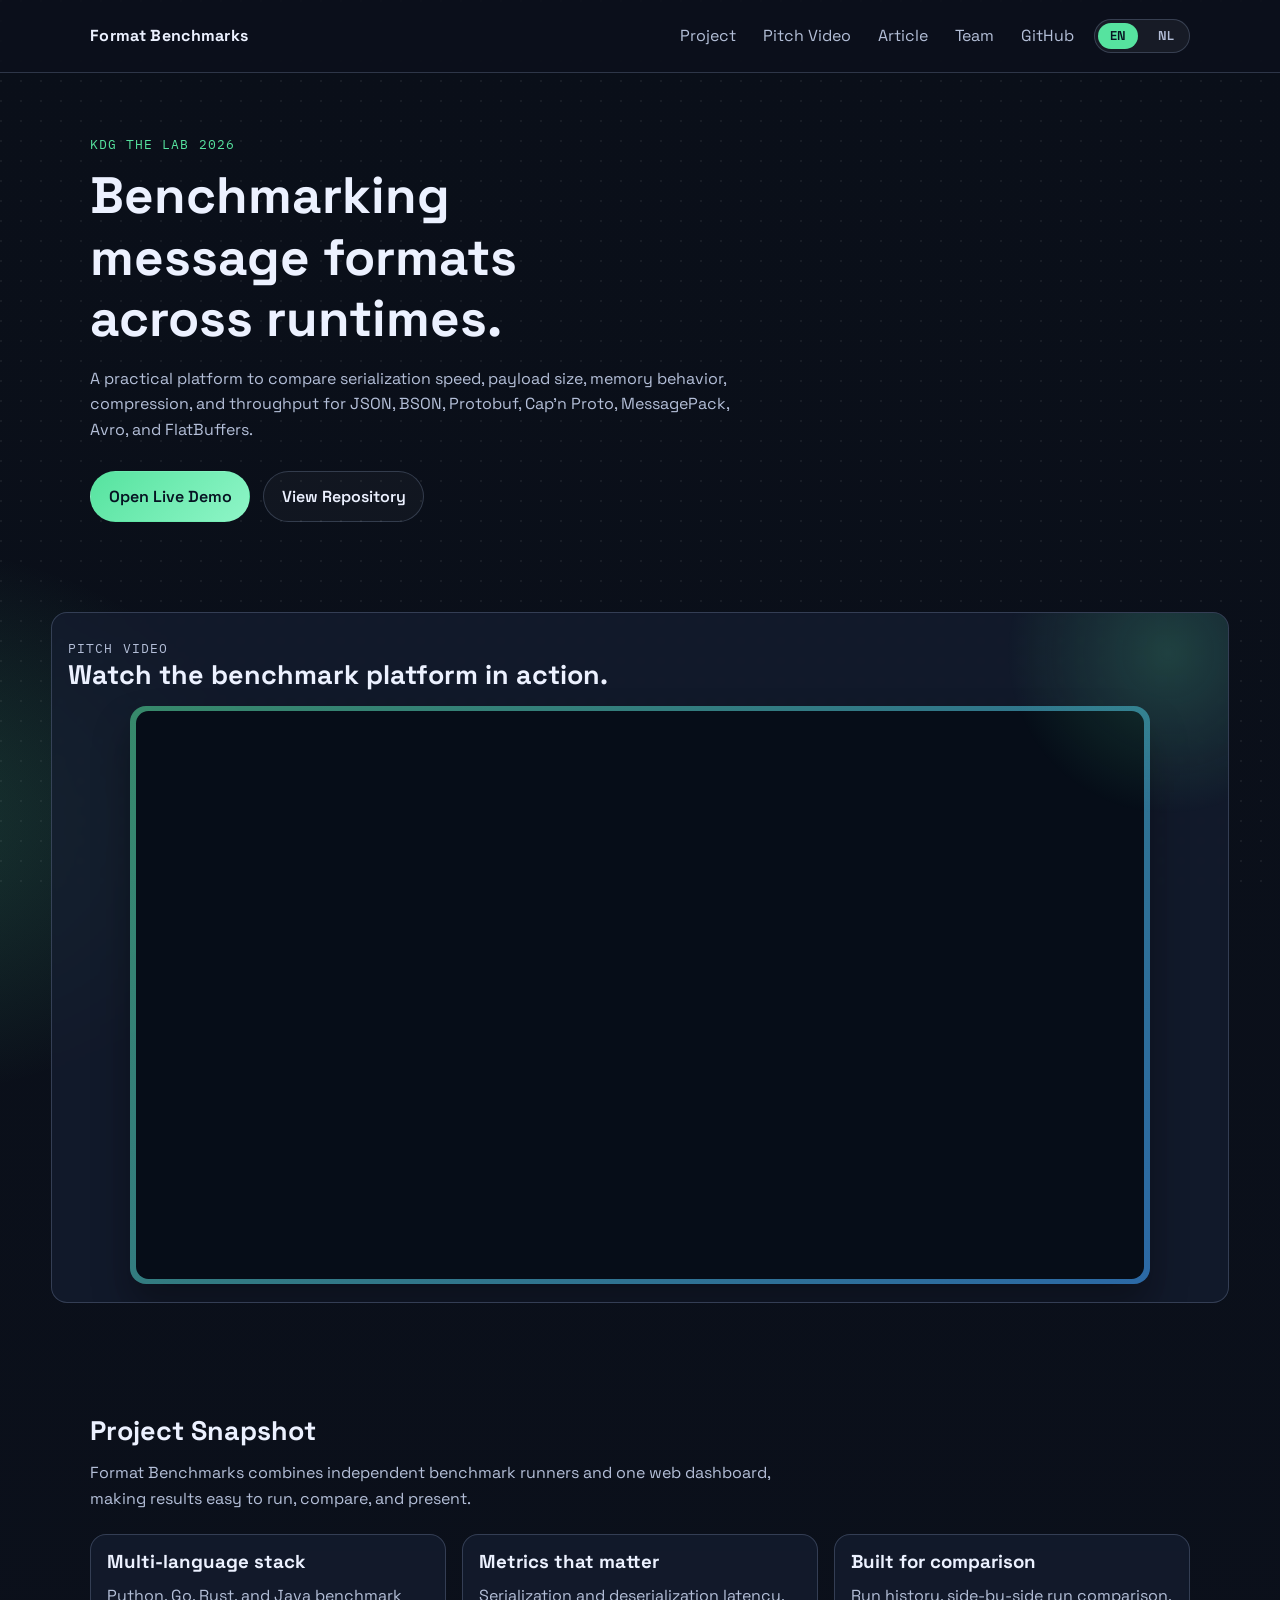
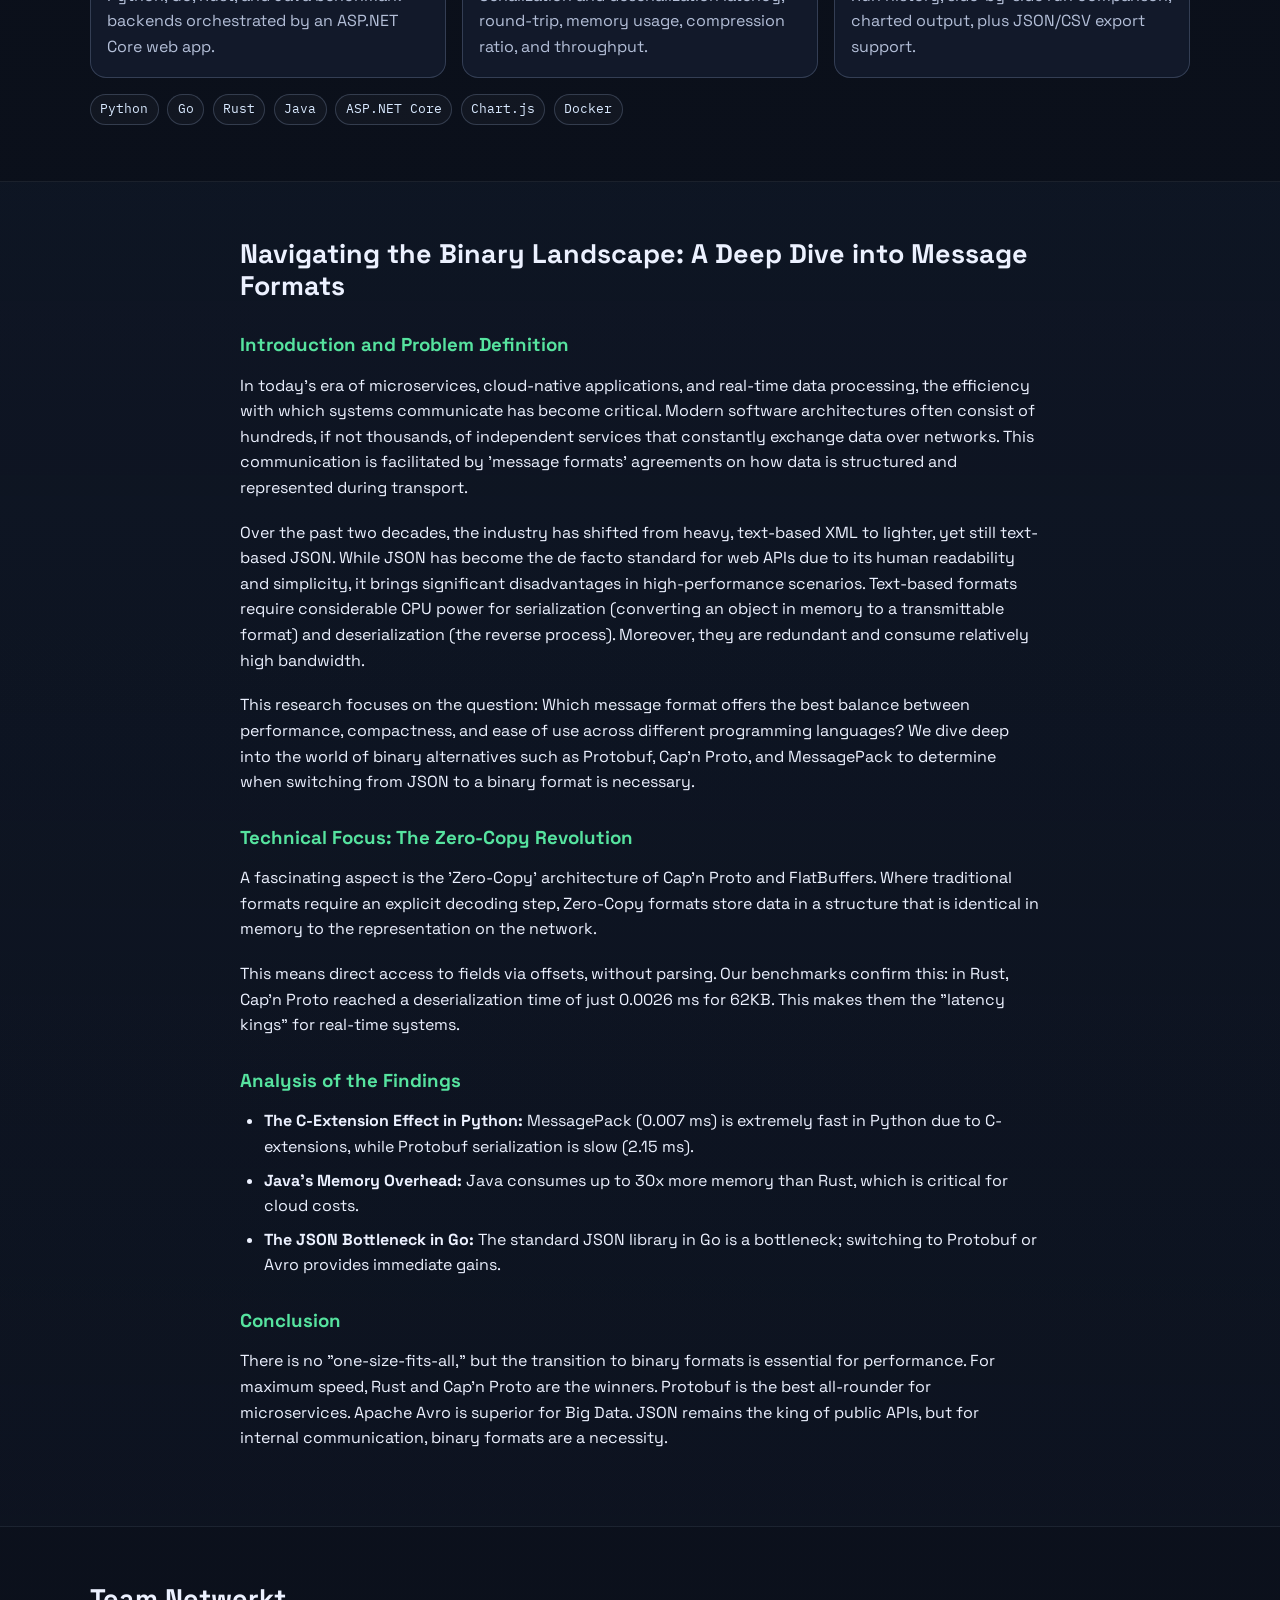
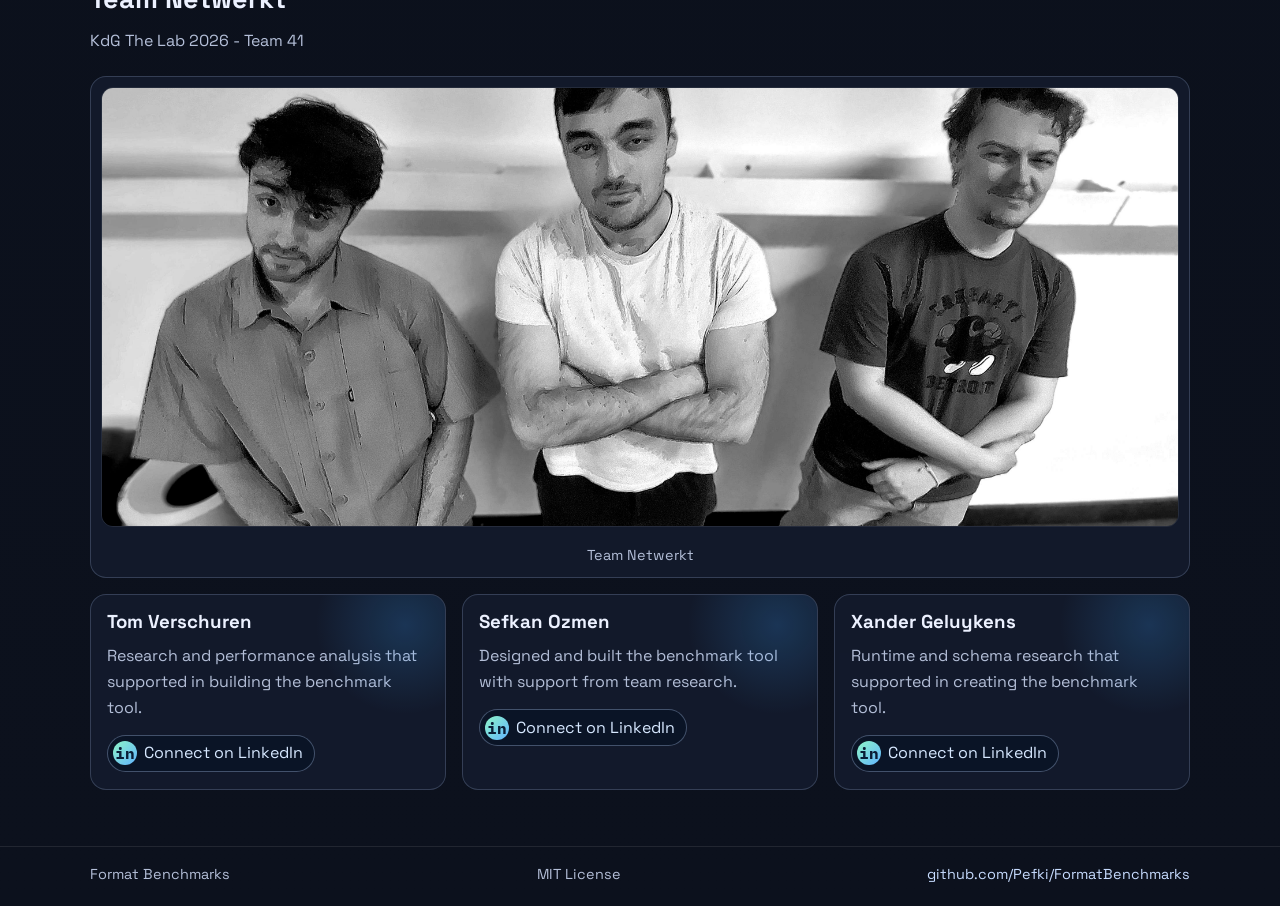
<file: docs/index.html>
<!doctype html>
<html lang="en">
<head>
  <meta charset="utf-8">
  <meta name="viewport" content="width=device-width, initial-scale=1">
  <title>Format Benchmarks | Team Netwerkt</title>
  <meta name="description" content="Format Benchmarks is a cross-language benchmark platform comparing text and binary message formats across Python, Go, Rust, and Java.">
  <link rel="preconnect" href="https://fonts.googleapis.com">
  <link rel="preconnect" href="https://fonts.gstatic.com" crossorigin>
  <link href="https://fonts.googleapis.com/css2?family=Space+Grotesk:wght@400;500;700&family=IBM+Plex+Mono:wght@400;600&display=swap" rel="stylesheet">
  <link rel="stylesheet" href="styles.css">
</head>
<body class="lang-en">
  <div class="noise" aria-hidden="true"></div>
  
  <div class="nav-sticky">
    <nav class="nav container">
      <div class="brand">Format Benchmarks</div>
      <div class="nav-links">
        <a href="#project" data-lang-content="en">Project</a>
        <a href="#project" data-lang-content="nl">Project</a>
        <a href="#video" data-lang-content="en">Pitch Video</a>
        <a href="#video" data-lang-content="nl">Pitch Video</a>
        <a href="#article" data-lang-content="en">Article</a>
        <a href="#article" data-lang-content="nl">Artikel</a>
        <a href="#team" data-lang-content="en">Team</a>
        <a href="#team" data-lang-content="nl">Team</a>
        <a href="https://github.com/Pefki/FormatBenchmarks" target="_blank" rel="noreferrer">GitHub</a>
        
        <div class="lang-switcher">
          <button class="lang-btn active" onclick="setLanguage('en')">EN</button>
          <button class="lang-btn" onclick="setLanguage('nl')">NL</button>
        </div>
      </div>
    </nav>
  </div>

  <header class="hero">
    <div class="container hero-content">
      <p class="kicker">KdG The Lab 2026</p>
      
      <div data-lang-content="en">
        <h1>Benchmarking message formats across runtimes.</h1>
        <p class="lead">
          A practical platform to compare serialization speed, payload size, memory behavior, compression,
          and throughput for JSON, BSON, Protobuf, Cap'n Proto, MessagePack, Avro, and FlatBuffers.
        </p>
        <div class="hero-actions">
          <a class="btn btn-primary" href="https://bench.pefki.xyz" target="_blank" rel="noreferrer">Open Live Demo</a>
          <a class="btn btn-ghost" href="https://github.com/Pefki/FormatBenchmarks" target="_blank" rel="noreferrer">View Repository</a>
        </div>
      </div>

      <div data-lang-content="nl">
        <h1>Berichtformaten benchmarken over runtimes.</h1>
        <p class="lead">
          Een praktisch platform om serialisatiesnelheid, payloadgrootte, geheugengedrag, compressie en 
          throughput te vergelijken voor JSON, BSON, Protobuf, Cap'n Proto, MessagePack, Avro en FlatBuffers.
        </p>
        <div class="hero-actions">
          <a class="btn btn-primary" href="https://bench.pefki.xyz" target="_blank" rel="noreferrer">Open Live Demo</a>
          <a class="btn btn-ghost" href="https://github.com/Pefki/FormatBenchmarks" target="_blank" rel="noreferrer">Bekijk Repository</a>
        </div>
      </div>
    </div>
  </header>

  <main>
    <section id="video" class="section container featured-video">
      <div class="video-shell card">
        <div class="video-copy" data-lang-content="en">
          <p class="kicker">Pitch video</p>
          <h2>Watch the benchmark platform in action.</h2>
          <p class="section-intro"></p>
        </div>
        <div class="video-copy" data-lang-content="nl">
          <p class="kicker">Pitch Video</p>
          <h2>Zie het benchmarkplatform in actie.</h2>
          <p class="section-intro"></p>
        </div>

        <div class="video-embed-wrap">
          <iframe
            class="video-embed"
            src="https://www.youtube.com/embed/5vAY8HzvrBM"
            title="Format Benchmarks Pitch Video"
            loading="lazy"
            allow="accelerometer; autoplay; clipboard-write; encrypted-media; gyroscope; picture-in-picture; web-share"
            allowfullscreen
            referrerpolicy="strict-origin-when-cross-origin"></iframe>
        </div>
      </div>
    </section>

    <section id="project" class="section container">
      <div data-lang-content="en">
        <h2>Project Snapshot</h2>
        <p class="section-intro">
          Format Benchmarks combines independent benchmark runners and one web dashboard, making results easy to run,
          compare, and present.
        </p>

        <div class="grid cards-3">
          <article class="card">
            <h3>Multi-language stack</h3>
            <p>Python, Go, Rust, and Java benchmark backends orchestrated by an ASP.NET Core web app.</p>
          </article>
          <article class="card">
            <h3>Metrics that matter</h3>
            <p>Serialization and deserialization latency, round-trip, memory usage, compression ratio, and throughput.</p>
          </article>
          <article class="card">
            <h3>Built for comparison</h3>
            <p>Run history, side-by-side run comparison, charted output, plus JSON/CSV export support.</p>
          </article>
        </div>
      </div>

      <div data-lang-content="nl">
        <h2>Projectoverzicht</h2>
        <p class="section-intro">
          Format Benchmarks combineert onafhankelijke benchmark-runners en één webdashboard, waardoor resultaten 
          eenvoudig uit te voeren, te vergelijken en te presenteren zijn.
        </p>

        <div class="grid cards-3">
          <article class="card">
            <h3>Meertalige stack</h3>
            <p>Python, Go, Rust en Java benchmark backends aangestuurd door een ASP.NET Core web-app.</p>
          </article>
          <article class="card">
            <h3>Metrics die tellen</h3>
            <p>Serialisatie- en deserialisatie-latency, round-trip, geheugengebruik, compressieratio en throughput.</p>
          </article>
          <article class="card">
            <h3>Gebouwd voor vergelijking</h3>
            <p>Run-geschiedenis, side-by-side vergelijking, grafieken, plus JSON/CSV export ondersteuning.</p>
          </article>
        </div>
      </div>

      <div class="tech-strip" aria-label="Technologies">
        <span>Python</span>
        <span>Go</span>
        <span>Rust</span>
        <span>Java</span>
        <span>ASP.NET Core</span>
        <span>Chart.js</span>
        <span>Docker</span>
      </div>
    </section>

    <section id="article" class="section section-alt">
      <div class="container article-content">
        <div data-lang-content="en">
          <h2>Navigating the Binary Landscape: A Deep Dive into Message Formats</h2>
          
          <h3>Introduction and Problem Definition</h3>
          <p>In today's era of microservices, cloud-native applications, and real-time data processing, the efficiency with which systems communicate has become critical. Modern software architectures often consist of hundreds, if not thousands, of independent services that constantly exchange data over networks. This communication is facilitated by 'message formats' agreements on how data is structured and represented during transport.</p>
          <p>Over the past two decades, the industry has shifted from heavy, text-based XML to lighter, yet still text-based JSON. While JSON has become the de facto standard for web APIs due to its human readability and simplicity, it brings significant disadvantages in high-performance scenarios. Text-based formats require considerable CPU power for serialization (converting an object in memory to a transmittable format) and deserialization (the reverse process). Moreover, they are redundant and consume relatively high bandwidth.</p>
          <p>This research focuses on the question: Which message format offers the best balance between performance, compactness, and ease of use across different programming languages? We dive deep into the world of binary alternatives such as Protobuf, Cap'n Proto, and MessagePack to determine when switching from JSON to a binary format is necessary.</p>

          <h3>Technical Focus: The Zero-Copy Revolution</h3>
          <p>A fascinating aspect is the 'Zero-Copy' architecture of Cap'n Proto and FlatBuffers. Where traditional formats require an explicit decoding step, Zero-Copy formats store data in a structure that is identical in memory to the representation on the network.</p>
          <p>This means direct access to fields via offsets, without parsing. Our benchmarks confirm this: in Rust, Cap'n Proto reached a deserialization time of just 0.0026 ms for 62KB. This makes them the "latency kings" for real-time systems.</p>

          <h3>Analysis of the Findings</h3>
          <ul>
            <li><strong>The C-Extension Effect in Python:</strong> MessagePack (0.007 ms) is extremely fast in Python due to C-extensions, while Protobuf serialization is slow (2.15 ms).</li>
            <li><strong>Java's Memory Overhead:</strong> Java consumes up to 30x more memory than Rust, which is critical for cloud costs.</li>
            <li><strong>The JSON Bottleneck in Go:</strong> The standard JSON library in Go is a bottleneck; switching to Protobuf or Avro provides immediate gains.</li>
          </ul>

          <h3>Conclusion</h3>
          <p>There is no "one-size-fits-all," but the transition to binary formats is essential for performance. For maximum speed, Rust and Cap'n Proto are the winners. Protobuf is the best all-rounder for microservices. Apache Avro is superior for Big Data. JSON remains the king of public APIs, but for internal communication, binary formats are a necessity.</p>
        </div>

        <div data-lang-content="nl">
          <h2>Navigeren door het Binaire Landschap: Een Diepgaande Analyse van Message Formats</h2>
          
          <h3>Introductie en Probleemstelling</h3>
          <p>In het huidige tijdperk van microservices, cloud-native applicaties en real-time dataverwerking is de efficiëntie waarmee systemen onderling communiceren cruciaal geworden. Moderne software-architecturen bestaan vaak uit honderden, zo niet duizenden, onafhankelijke services die voortdurend data uitwisselen over netwerken. Deze communicatie wordt gefaciliteerd door 'message formats' afspraken over hoe data wordt gestructureerd en gerepresentereerd tijdens transport.</p>
          <p>De afgelopen twee decennia is de industrie verschoven van het zware en tekstgebaseerde XML naar het lichtere, maar nog steeds tekstgebaseerde JSON. Hoewel JSON de de facto standaard is geworden voor web-API's vanwege zijn menselijke leesbaarheid en eenvoud, brengt het significante nadelen met zich mee in high-performance scenario's. Tekstgebaseerde formaten vereisen namelijk aanzienlijke CPU-kracht voor serialisatie (het omzetten van een object in het geheugen naar een verstuurbaar formaat) en deserialisatie (het omgekeerde proces). Bovendien zijn ze redundant en nemen ze relatief veel bandbreedte in beslag.</p>
          <p>Dit onderzoek richt zich op de vraag: Welk message format biedt de beste balans tussen performantie, compactheid en gebruiksgemak binnen verschillende programmeertalen? We duiken diep in de wereld van binaire alternatieven zoals Protobuf, Cap'n Proto en MessagePack om te bepalen wanneer de overstap van JSON naar een binair formaat noodzakelijk is.</p>

          <h3>Technische Focus: De Revolutie van Zero-Copy</h3>
          <p>Een fascinerend aspect is de 'Zero-Copy' architectuur van Cap'n Proto en FlatBuffers. Waar traditionele formaten een expliciete decodeer-stap vereisen, slaan Zero-Copy formaten data op in een structuur die in het geheugen identiek is aan de representatie op het netwerk.</p>
          <p>Dit betekent directe toegang tot velden via offsets, zonder parsen. Onze benchmarks bevestigen dit: in Rust bereikte Cap'n Proto een deserialisatie-tijd van slechts 0,0026 ms voor 62KB. Dit maakt hen de "latency kings" voor real-time systemen.</p>

          <h3>Analyse van de Bevindingen</h3>
          <ul>
            <li><strong>Het C-Extension Effect in Python:</strong> MessagePack (0,007 ms) is extreem snel in Python door C-extensies, terwijl Protobuf-serialisatie traag is (2,15 ms).</li>
            <li><strong>De Geheugen-overhead van Java:</strong> Java verbruikt tot 30x meer geheugen dan Rust, wat kritisch is voor cloud-kosten.</li>
            <li><strong>De JSON Bottleneck in Go:</strong> De standaard JSON-bibliotheek in Go is een bottleneck; overstap naar Protobuf of Avro levert directe winst op.</li>
          </ul>

          <h3>Conclusie</h3>
          <p>Er is geen "one-size-fits-all", maar de transitie naar binaire formaten is essentieel voor performantie. Voor maximale snelheid zijn Rust en Cap'n Proto de winnaars. Protobuf is de beste allrounder voor microservices. Apache Avro is superieur voor Big Data. JSON blijft de koning van publieke API's, maar voor interne communicatie zijn binaire formaten een noodzaak.</p>
        </div>
      </div>
    </section>

    <section id="team" class="section container">
      <div data-lang-content="en">
        <h2>Team Netwerkt</h2>
        <p class="section-intro">KdG The Lab 2026 - Team 41</p>
      </div>
      <div data-lang-content="nl">
        <h2>Team Netwerkt</h2>
        <p class="section-intro">KdG The Lab 2026 - Team 41</p>
      </div>

      <figure class="team-photo card">
        <div class="team-photo-stage">
          <img src="team_pic.jpg" alt="Team Netwerkt group picture">
          <a class="headspot headspot-tom" href="https://www.linkedin.com/in/tom-verschuren/" target="_blank" rel="noreferrer" aria-label="Tom Verschuren on LinkedIn">
            <span>Tom</span>
          </a>
          <a class="headspot headspot-sefkan" href="https://www.linkedin.com/in/sefkan-ozmen/" target="_blank" rel="noreferrer" aria-label="Sefkan Ozmen on LinkedIn">
            <span>Sefkan</span>
          </a>
          <a class="headspot headspot-xander" href="https://www.linkedin.com/in/xander-geluykens-a30785225/" target="_blank" rel="noreferrer" aria-label="Xander Geluykens on LinkedIn">
            <span>Xander</span>
          </a>
        </div>
        <figcaption>Team Netwerkt</figcaption>
      </figure>

      <div class="grid cards-3">
        <article class="card person">
          <h3>Tom Verschuren</h3>
          <p data-lang-content="en">Research and performance analysis that supported in building the benchmark tool.</p>
          <p data-lang-content="nl">Onderzoek en performantie-analyse die Sefkan ondersteunden bij het bouwen van de benchmarktool.</p>
          <a class="person-linkedin" href="https://www.linkedin.com/in/tom-verschuren/" target="_blank" rel="noreferrer" aria-label="Tom Verschuren LinkedIn">
            <span class="li-pill">in</span>
            <span>Connect on LinkedIn</span>
          </a>
        </article> 
        <article class="card person">
          <h3>Sefkan Ozmen</h3>
          <p data-lang-content="en">Designed and built the benchmark tool with support from team research.</p>
          <p data-lang-content="nl">Ontwierp en bouwde de benchmarktool met ondersteuning van teamonderzoek.</p>
          <a class="person-linkedin" href="https://www.linkedin.com/in/sefkan-ozmen/" target="_blank" rel="noreferrer" aria-label="Sefkan Ozmen LinkedIn">
            <span class="li-pill">in</span>
            <span>Connect on LinkedIn</span>
          </a>
        </article>
        <article class="card person">
          <h3>Xander Geluykens</h3>
          <p data-lang-content="en">Runtime and schema research that supported in creating the benchmark tool.</p>
          <p data-lang-content="nl">Runtime- en schemaonderzoek dat ondersteunde bij het bouwen van de benchmarktool.</p>
          <a class="person-linkedin" href="https://www.linkedin.com/in/xander-geluykens-a30785225/" target="_blank" rel="noreferrer" aria-label="Xander Geluykens LinkedIn">
            <span class="li-pill">in</span>
            <span>Connect on LinkedIn</span>
          </a>
        </article>
      </div>
    </section>

  </main>

  <footer class="footer">
    <div class="container footer-inner">
      <span>Format Benchmarks</span>
      <span data-lang-content="en">MIT License</span>
      <span data-lang-content="nl">MIT Licentie</span>
      <a href="https://github.com/Pefki/FormatBenchmarks" target="_blank" rel="noreferrer">github.com/Pefki/FormatBenchmarks</a>
    </div>
  </footer>

  <script>
    function setLanguage(lang) {
      document.body.className = 'lang-' + lang;
      
      const btns = document.querySelectorAll('.lang-btn');
      btns.forEach(btn => {
        if (btn.innerText.toLowerCase() === lang) {
          btn.classList.add('active');
        } else {
          btn.classList.remove('active');
        }
      });

      // Update URL hash without jumping if needed
      // history.pushState(null, null, '#' + lang);
    }
  </script>
</body>
</html>
</file>
<file: docs/styles.css>
:root {
  --bg: #0c111d;
  --bg-alt: #111a2b;
  --panel: rgba(22, 30, 49, 0.72);
  --text: #ecf1ff;
  --muted: #b4bfd8;
  --line: rgba(173, 194, 235, 0.22);
  --accent: #56e39f;
  --accent-2: #3ea4ff;
}

* {
  box-sizing: border-box;
}

html,
body {
  margin: 0;
  padding: 0;
}

body {
  font-family: "Space Grotesk", "Segoe UI", sans-serif;
  color: var(--text);
  background:
    radial-gradient(70rem 40rem at 90% -15%, rgba(62, 164, 255, 0.24), transparent 55%),
    radial-gradient(50rem 35rem at -10% 20%, rgba(86, 227, 159, 0.2), transparent 50%),
    linear-gradient(180deg, #0a0f19, var(--bg));
  line-height: 1.6;
}

.noise {
  position: fixed;
  inset: 0;
  pointer-events: none;
  opacity: 0.06;
  background-image: radial-gradient(circle at 1px 1px, #fff 1px, transparent 0);
  background-size: 20px 20px;
}

.container {
  width: min(1100px, 92vw);
  margin: 0 auto;
}

.hero {
  padding-bottom: 3rem;
}

.nav {
  display: flex;
  justify-content: space-between;
  align-items: center;
  gap: 1rem;
  padding: 1.2rem 0;
}

.brand {
  font-weight: 700;
  letter-spacing: 0.02em;
}

.nav-sticky {
  position: sticky;
  top: 0;
  z-index: 1000;
  background: rgba(12, 17, 29, 0.75);
  backdrop-filter: blur(12px);
  border-bottom: 1px solid var(--line);
}

.nav-links {
  display: flex;
  flex-wrap: wrap;
  gap: 0.7rem;
}

.nav-links a {
  color: var(--muted);
  text-decoration: none;
  padding: 0.25rem 0.5rem;
  border-radius: 0.45rem;
}

.nav-links a:hover {
  color: var(--text);
  background: rgba(255, 255, 255, 0.06);
}

.hero-content {
  padding: 3rem 0 1rem;
  animation: rise 700ms ease both;
}

.kicker {
  font-family: "IBM Plex Mono", monospace;
  text-transform: uppercase;
  letter-spacing: 0.08em;
  font-size: 0.82rem;
  color: var(--accent);
  margin-bottom: 0.65rem;
}

h1,
h2,
h3 {
  line-height: 1.2;
  margin: 0;
}

h1 {
  font-size: clamp(2rem, 4vw, 3.4rem);
  max-width: 16ch;
}

h2 {
  font-size: clamp(1.45rem, 2.1vw, 2.1rem);
  margin-bottom: 0.8rem;
}

.lead {
  color: var(--muted);
  max-width: 65ch;
  margin: 1rem 0 1.8rem;
}

.hero-actions {
  display: flex;
  flex-wrap: wrap;
  gap: 0.8rem;
}

.btn {
  display: inline-block;
  text-decoration: none;
  font-weight: 600;
  border-radius: 999px;
  padding: 0.72rem 1.1rem;
  border: 1px solid transparent;
}

.btn-primary {
  color: #061322;
  background: linear-gradient(135deg, var(--accent), #8ef5c7);
}

.btn-ghost {
  color: var(--text);
  border-color: var(--line);
  background: rgba(255, 255, 255, 0.03);
}

.section {
  padding: 3.5rem 0;
}

.featured-video {
  width: min(1240px, 92vw);
  padding-top: 1.6rem;
}

.video-shell {
  position: relative;
  overflow: hidden;
  padding: 1.2rem;
}

.video-shell::before {
  content: "";
  position: absolute;
  top: -120px;
  right: -100px;
  width: 320px;
  height: 320px;
  border-radius: 50%;
  background: radial-gradient(circle, rgba(86, 227, 159, 0.2), transparent 72%);
  pointer-events: none;
}

.video-copy {
  margin-bottom: 0.9rem;
  position: relative;
  z-index: 1;
}

.video-copy .section-intro {
  max-width: 95ch;
  margin-bottom: 0;
}

.video-embed-wrap {
  max-width: 1020px;
  margin: 0 auto;
  border-radius: 1rem;
  padding: 0.35rem;
  background: linear-gradient(135deg, rgba(86, 227, 159, 0.55), rgba(62, 164, 255, 0.58));
  box-shadow: 0 22px 36px rgba(0, 0, 0, 0.34);
}

.video-embed {
  width: 100%;
  aspect-ratio: 16 / 9;
  display: block;
  border: 0;
  border-radius: 0.78rem;
  background: #060d18;
}

.section-alt {
  background: linear-gradient(180deg, rgba(17, 26, 43, 0.52), rgba(17, 26, 43, 0.28));
  border-top: 1px solid rgba(255, 255, 255, 0.06);
  border-bottom: 1px solid rgba(255, 255, 255, 0.06);
}

.section-intro {
  color: var(--muted);
  max-width: 70ch;
  margin: 0.2rem 0 1.4rem;
}

.grid {
  display: grid;
  gap: 1rem;
}

.cards-3 {
  grid-template-columns: repeat(3, minmax(0, 1fr));
}

.card {
  background: var(--panel);
  border: 1px solid var(--line);
  border-radius: 1rem;
  padding: 1rem 1rem 1.1rem;
  backdrop-filter: blur(2px);
  animation: rise 600ms ease both;
}

.card p {
  margin: 0.6rem 0 0;
  color: var(--muted);
}

.team-photo {
  margin: 0 0 1rem;
  padding: 0.65rem;
}

.team-photo-stage {
  position: relative;
}

.team-photo img {
  width: 100%;
  max-height: 440px;
  object-fit: cover;
  border-radius: 0.75rem;
  border: 1px solid rgba(255, 255, 255, 0.08);
}

.headspot {
  position: absolute;
  width: clamp(56px, 9vw, 84px);
  aspect-ratio: 1;
  border-radius: 50%;
  transform: translate(-50%, -50%);
  text-decoration: none;
  border: 2px solid rgba(255, 255, 255, 0.82);
  background: radial-gradient(circle at 30% 30%, rgba(86, 227, 159, 0.5), rgba(62, 164, 255, 0.32));
  box-shadow: 0 10px 22px rgba(0, 0, 0, 0.35);
  display: grid;
  place-items: center;
  color: #fff;
  opacity: 0;
  pointer-events: none;
  transition: opacity 180ms ease, transform 180ms ease, border-color 180ms ease;
}

.headspot::before {
  content: "";
  position: absolute;
  inset: -8px;
  border-radius: inherit;
  border: 1px solid rgba(86, 227, 159, 0.6);
  animation: pulse-ring 2.2s ease-out infinite;
}

.headspot span {
  opacity: 0;
  transform: translateY(6px);
  transition: opacity 200ms ease, transform 200ms ease;
  font-family: "IBM Plex Mono", monospace;
  font-size: 0.74rem;
  font-weight: 600;
  background: rgba(6, 16, 30, 0.9);
  border: 1px solid rgba(255, 255, 255, 0.2);
  border-radius: 999px;
  padding: 0.2rem 0.45rem;
}

.headspot:hover,
.headspot:focus-visible {
  border-color: #a6f9d6;
  transform: translate(-50%, -50%) scale(1.06);
}

.headspot:hover span,
.headspot:focus-visible span {
  opacity: 1;
  transform: translateY(0);
}

.headspot-tom {
  left: 21.8%;
  top: 42%;
}

.headspot-sefkan {
  left: 50%;
  top: 39%;
}

.headspot-xander {
  left: 78.2%;
  top: 43%;
}

.team-photo-stage:hover .headspot,
.team-photo-stage:focus-within .headspot {
  opacity: 1;
  pointer-events: auto;
}

.team-photo figcaption {
  margin-top: 0.55rem;
  color: var(--muted);
  font-size: 0.9rem;
  text-align: center;
}

.person {
  position: relative;
  overflow: hidden;
}

.person::after {
  content: "";
  position: absolute;
  right: -50px;
  top: -60px;
  width: 180px;
  height: 180px;
  border-radius: 50%;
  background: radial-gradient(circle, rgba(62, 164, 255, 0.2), transparent 70%);
  pointer-events: none;
}

.person-linkedin {
  margin-top: 0.9rem;
  display: inline-flex;
  align-items: center;
  gap: 0.45rem;
  text-decoration: none;
  color: #d7e8ff;
  border: 1px solid rgba(173, 194, 235, 0.35);
  border-radius: 999px;
  padding: 0.3rem 0.7rem 0.3rem 0.32rem;
  background: rgba(7, 19, 37, 0.65);
  transition: transform 180ms ease, border-color 180ms ease, background 180ms ease;
}

.person-linkedin:hover,
.person-linkedin:focus-visible {
  transform: translateY(-1px);
  border-color: rgba(86, 227, 159, 0.6);
  background: rgba(9, 24, 45, 0.95);
}

.li-pill {
  width: 24px;
  height: 24px;
  border-radius: 50%;
  display: grid;
  place-items: center;
  background: linear-gradient(135deg, #8ef5c7, #61b4ff);
  color: #0a1d36;
  font-family: "IBM Plex Mono", monospace;
  font-weight: 700;
  line-height: 1;
}

.tech-strip {
  margin-top: 1rem;
  display: flex;
  flex-wrap: wrap;
  gap: 0.55rem;
}

.tech-strip span {
  font-family: "IBM Plex Mono", monospace;
  font-size: 0.8rem;
  border: 1px solid var(--line);
  border-radius: 999px;
  padding: 0.25rem 0.58rem;
  color: #d9e9ff;
  background: rgba(255, 255, 255, 0.03);
}

.video-frame {
  border-radius: 1rem;
  border: 1px dashed rgba(173, 194, 235, 0.45);
  min-height: 320px;
  background: linear-gradient(135deg, rgba(86, 227, 159, 0.09), rgba(62, 164, 255, 0.1));
  display: grid;
  place-content: center;
  text-align: center;
  padding: 1.4rem;
}

.play-glyph {
  width: 70px;
  height: 70px;
  border-radius: 50%;
  border: 2px solid rgba(255, 255, 255, 0.65);
  margin: 0 auto 0.85rem;
  position: relative;
}

.play-glyph::after {
  content: "";
  position: absolute;
  top: 50%;
  left: 50%;
  transform: translate(-35%, -50%);
  border-top: 11px solid transparent;
  border-bottom: 11px solid transparent;
  border-left: 17px solid #fff;
}

.muted {
  color: var(--muted);
}

.embed-help {
  margin-top: 1rem;
  border: 1px solid var(--line);
  border-radius: 0.8rem;
  background: rgba(255, 255, 255, 0.02);
  padding: 0.7rem 0.9rem;
}

.embed-help summary {
  cursor: pointer;
  font-weight: 600;
}

pre {
  margin: 0.8rem 0 0;
  overflow-x: auto;
  border-radius: 0.7rem;
  border: 1px solid rgba(255, 255, 255, 0.08);
  background: rgba(0, 0, 0, 0.25);
  padding: 0.8rem;
}

code {
  font-family: "IBM Plex Mono", monospace;
  font-size: 0.85rem;
}

.footer {
  border-top: 1px solid rgba(255, 255, 255, 0.09);
  padding: 1rem 0 1.2rem;
}

.footer-inner {
  display: flex;
  flex-wrap: wrap;
  gap: 0.5rem 1rem;
  align-items: center;
  justify-content: space-between;
  color: var(--muted);
  font-size: 0.9rem;
}

.footer a {
  color: #c7dcff;
  text-decoration: none;
}

.footer a:hover {
  text-decoration: underline;
}

/* Language Switcher */
.lang-switcher {
  display: flex;
  gap: 0.5rem;
  background: rgba(255, 255, 255, 0.05);
  padding: 0.2rem;
  border-radius: 999px;
  border: 1px solid var(--line);
}

.lang-btn {
  background: none;
  border: none;
  color: var(--muted);
  font-family: inherit;
  font-size: 0.8rem;
  font-weight: 600;
  padding: 0.25rem 0.75rem;
  cursor: pointer;
  border-radius: 999px;
  transition: all 0.2s;
}

.lang-btn.active {
  color: #061322;
  background: var(--accent);
}

[data-lang-content] {
  display: none;
}

body.lang-en [data-lang-content="en"] {
  display: block;
}

body.lang-nl [data-lang-content="nl"] {
  display: block;
}

/* Article Styles */
.article-content {
  max-width: 800px;
  margin: 0 auto;
  text-align: left;
}

.article-content h3 {
  margin-top: 2rem;
  margin-bottom: 1rem;
  color: var(--accent);
}

.article-content p {
  margin-bottom: 1.2rem;
  color: var(--text);
}

.article-content ul {
  margin-bottom: 1.2rem;
  padding-left: 1.5rem;
}

.article-content li {
  margin-bottom: 0.5rem;
}

@media (max-width: 900px) {
  .cards-3 {
    grid-template-columns: 1fr 1fr;
  }

  .featured-video {
    width: min(980px, 94vw);
  }

  .headspot {
    width: clamp(52px, 10vw, 72px);
  }
}

@media (max-width: 680px) {
  .nav {
    align-items: flex-start;
    flex-direction: column;
  }

  .cards-3 {
    grid-template-columns: 1fr;
  }

  .headspot span {
    opacity: 1;
    transform: translateY(0);
    font-size: 0.68rem;
  }

  .hero-content {
    padding-top: 1.7rem;
  }

  .video-shell {
    padding: 0.9rem;
  }

  .video-frame {
    min-height: 260px;
  }
}

@keyframes pulse-ring {
  0% {
    transform: scale(0.86);
    opacity: 0.95;
  }
  100% {
    transform: scale(1.15);
    opacity: 0;
  }
}

@keyframes rise {
  from {
    opacity: 0;
    transform: translateY(12px);
  }
  to {
    opacity: 1;
    transform: translateY(0);
  }
}
</file>
